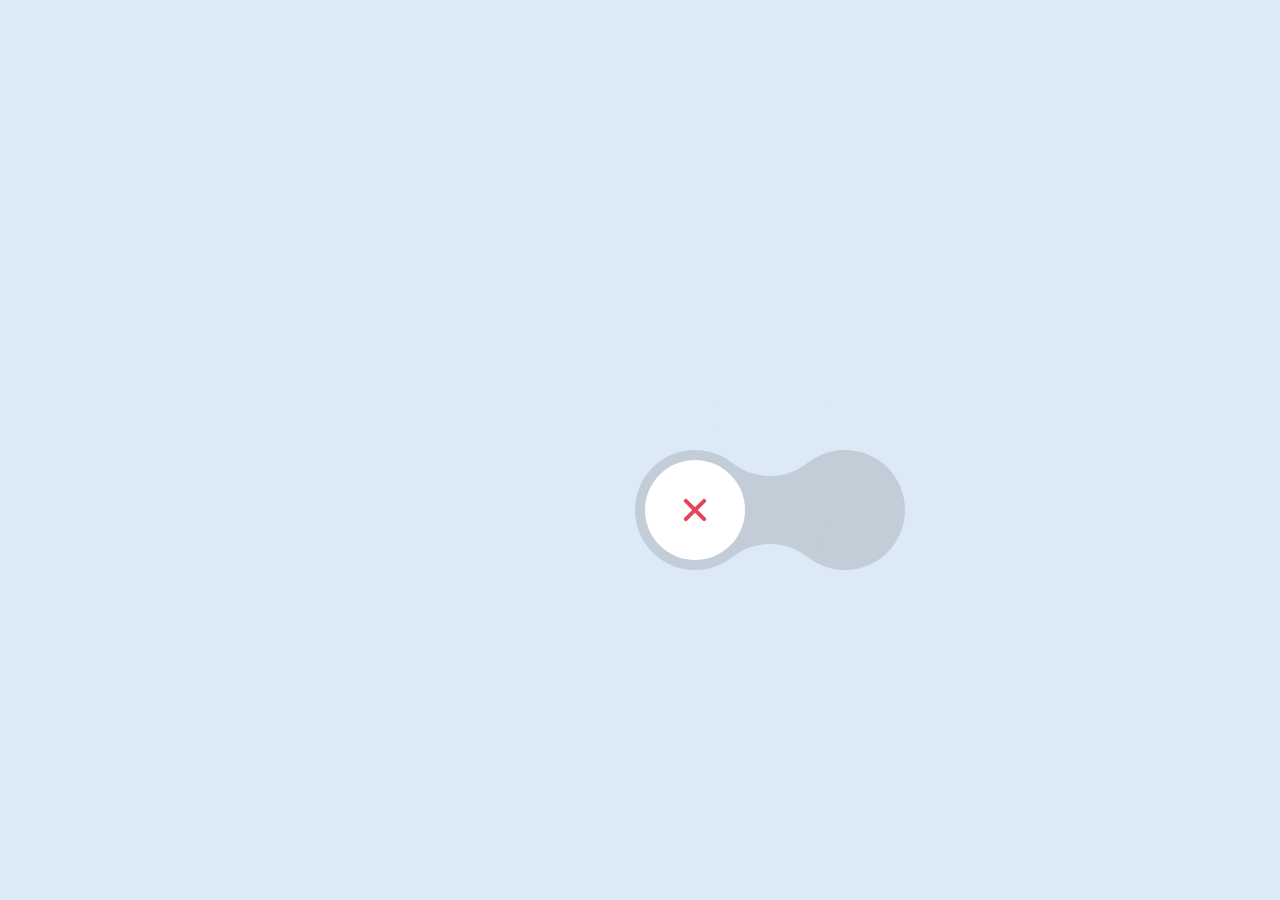
<file: css-gooey-buuble-toogle/index.html>
<!DOCTYPE html>
<html lang="es">
<head>
    <meta charset="UTF-8">
    <meta name="viewport" content="width=device-width, initial-scale=1.0">
    <title>Toggle Switch</title>
    <link rel="stylesheet" href="style.css">
</head>
<body>
    <form class="form">
        <input type="checkbox" id="bubble">
        <label for="bubble" class="bubble"></label>
    </form>
</body>
</html>
</file>
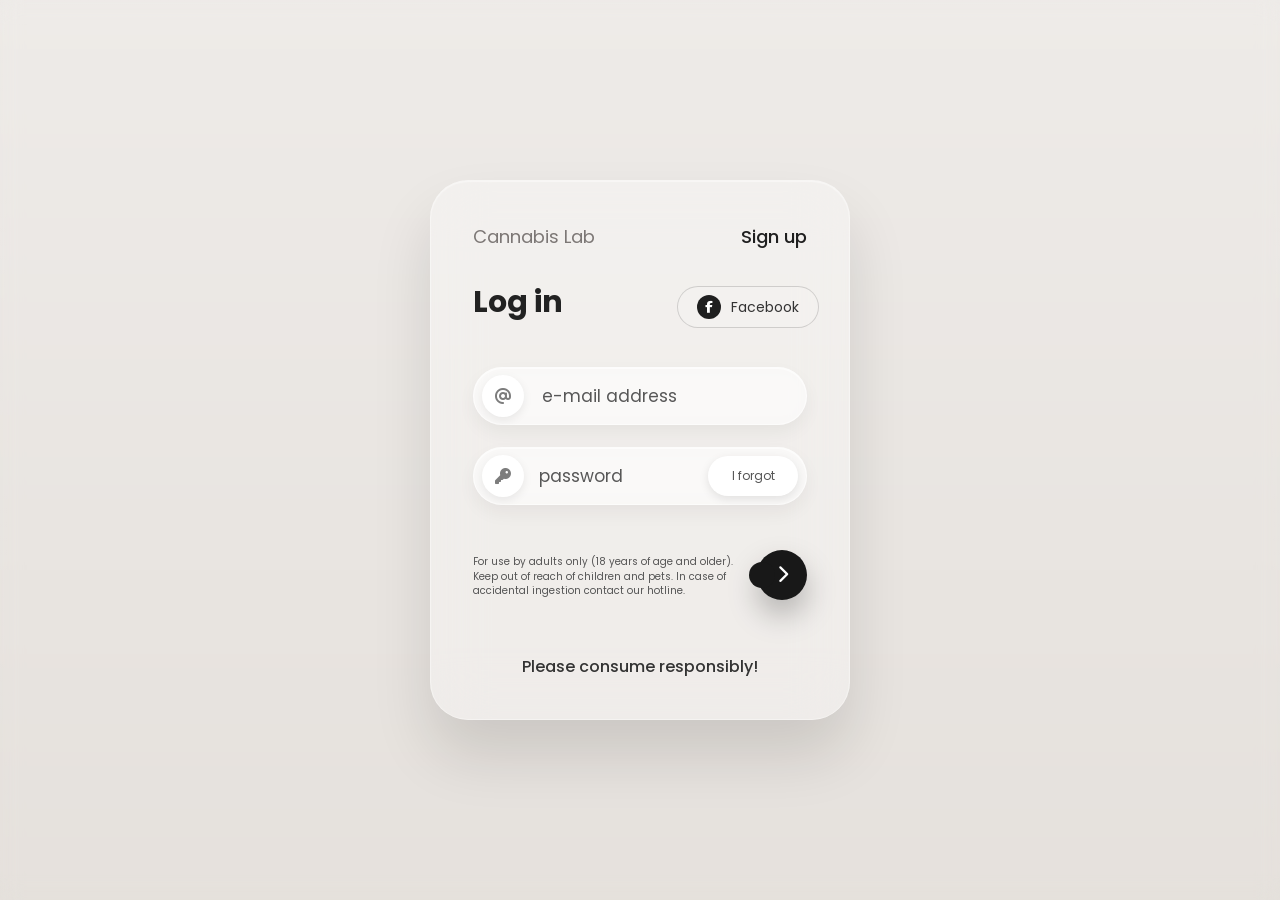
<file: loginglass/index.html>
<!DOCTYPE html>
<html lang="en">
<head>
    <meta charset="UTF-8">
    <meta name="viewport" content="width=device-width, initial-scale=1.0">
    <!-- Google Font -->
    <link rel="preconnect" href="https://fonts.googleapis.com">
    <link rel="preconnect" href="https://fonts.gstatic.com" crossorigin>
    <link href="https://fonts.googleapis.com/css2?family=Poppins:wght@300;400;500;600&display=swap" rel="stylesheet">

    <!-- Font Awesome -->
    <link rel="stylesheet" href="https://cdnjs.cloudflare.com/ajax/libs/font-awesome/6.6.0/css/all.min.css">

    <!-- Estilos -->
     <link rel="stylesheet" href="style.css">

    <title>Glassmorphic Login form</title>
</head>
<body>
    <div class="background">
        <div class="overlay"></div>
    </div>
    <div class="card">
        <div class="top-bar">
            <span class="brand">Cannabis Lab</span>
            <a href="·" class="signup">Sign up</a>
        </div>
        <h1>Log in</h1>
        <div class="social-btn">
            <i class="fa-brands fa-facebook-f"></i>
            <span>Facebook</span>            
        </div>
        <form action="">
            <div class="input-box">
                <div class="icon">
                    <i class="fa-solid fa-at"></i>
                </div>
                <input type="email" placeholder="e-mail address">
            </div>
            <div class="input-box password-box">
                <div class="icon">
                    <i class="fa-solid fa-key"></i>                    
                </div>
                <input type="password" placeholder="password">
                <button type="button" class="forgot-btn">I forgot</button>
            </div>
            <p class="warning">
                For use by adults only (18 years of age and older).
                Keep out of reach of children and pets.
                In case of accidental ingestion contact our hotline.
            </p>

            <button class="login-btn"><i class="fa-solid fa-chevron-right"></i></button>

            <p class="footer-text">
                Please consume responsibly!
            </p>
        </form>
    </div>
</body>
</html>
</file>
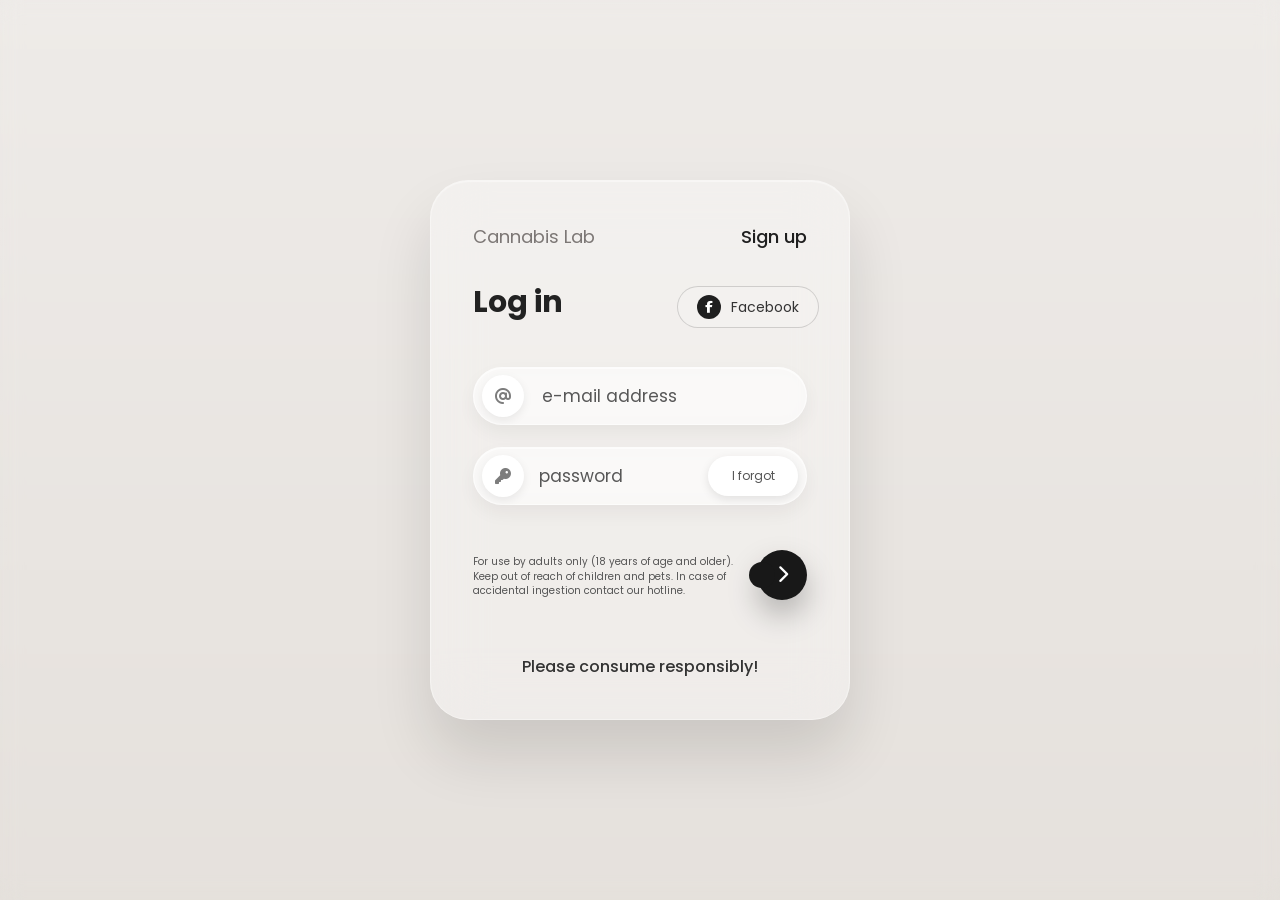
<file: loginglass/glass.html>
<!DOCTYPE html>
<html lang="en">
<head>
    <meta charset="UTF-8">
    <meta name="viewport" content="width=device-width, initial-scale=1.0">

    <!-- Google Font -->
    <link rel="preconnect" href="https://fonts.googleapis.com">
    <link rel="preconnect" href="https://fonts.gstatic.com" crossorigin>
    <link href="https://fonts.googleapis.com/css2?family=Poppins:wght@300;400;500;600&display=swap" rel="stylesheet">

    <!-- Font Awesome -->
    <link rel="stylesheet"
        href="https://cdnjs.cloudflare.com/ajax/libs/font-awesome/6.6.0/css/all.min.css">

    <link rel="stylesheet" href="styleglass.css">

    <title>Glassmorphic Login Form</title>
</head>
<body>

    <div class="background">
        <div class="overlay"></div>
    </div>

    <div class="card">

        <div class="top-bar">
            <span class="brand">Cannabis Lab</span>
            <a href="#" class="signup">Sign up</a>
        </div>

        <h1>Log in</h1>

        <div class="social-btn">
            <i class="fa-brands fa-facebook-f"></i>
            <span>Facebook</span>
        </div>

        <form>

            <div class="input-box">
                <div class="icon">
                    <i class="fa-solid fa-at"></i>
                </div>

                <input
                    type="email"
                    placeholder="e-mail address">
            </div>

            <div class="input-box password-box">

                <div class="icon">
                    <i class="fa-solid fa-key"></i>
                </div>

                <input
                    type="password"
                    placeholder="password">

                <button
                    type="button"
                    class="forgot-btn">
                    I forgot
                </button>

            </div>

            <p class="warning">
                For use by adults only (18 years of age and older).
                Keep out of reach of children and pets.
                In case of accidental ingestion contact our hotline.
            </p>

            <button class="login-btn">
                <i class="fa-solid fa-chevron-right"></i>
            </button>

            <p class="footer-text">
                Please consume responsibly!
            </p>

        </form>

    </div>

</body>
</html>
</file>
<file: css-gooey-buuble-toogle/style.css>
body {
    margin: 0;
    color: #151b25;
    background-color: #dceaf7;
    height: 100vh;
}

.form {
    position: absolute;
    top: 50%;
    left: 50%;
    height: 100px;
    width: 260px;
    padding: 10px 0;
    transform: translate(-50%, -50%, 0);
}

.form::before  {
    content: '';
    position: absolute;
    top: 0;
    left: -5px;
    height: 100%;
    width: 120px;
    background: #c3cdd8;
    border-radius: 50%;
    box-shadow: 75px 0 0 #c3cdd8, 150px 0 0 #c3cdd8;
}

.form::after{
    content: '';
    position: absolute;
    top: -94px;
    left: 70px;
    height: 100%;
    width: 120px;
    background: #dceaf7;
    border-radius: 50%;
    box-shadow: 0 188px 0 #dceaf7;
}

.form input {
    position: absolute;
    left: -999px;
}

.bubble {
    position: absolute;
    z-index: 2;
    top: 50%;
    left: 50%;
    height: 100px;
    width: 100px;
    background: #fff;
    transform: translate3d(-75%, -50%, 0);
    border-radius: 50% 50% 50% 50% / 50% 50% 50% 50%;
    margin-left: -50px;
    border-left: 0px solid #fff;
    border-right: 0px solid #fff;
    animation: toggle-reverse 2s 1;
}

#bubble:checked + .bubble {
    animation: toggle 2s 1;
    transform: translate(75%, -50%, 0);
    background: #fff;
}

.bubble::after{
    content: '';
    position: absolute;
    top: 50%;
    margin-top: -15px;
    margin-left: -2px;
    height: 30px;
    width: 4px;
    background: #e6435a;
    left: 50%;
    transform: rotate(45deg);
    border-radius: 2px;
    transition: 500ms ease all 1.25s;
  }
  .bubble::before{
    content: '';
    position: absolute;
    top: 50%;
    margin-top: -15px;
    margin-left: -2px;
    height: 30px;
    width: 4px;
    background: #e6435a;
    left: 50%;
    transform: rotate(-45deg);
    border-radius: 2px;
    transition: 500ms ease all 1.25s;
  }

  #bubble:checked + .bubble::after{
    content: '';
    position: absolute;
    top: 50%;
    margin-top: -15px;
    margin-left: 5px;
    height: 30px;
    width: 4px;
    background: #e6435a;
    left: 50%;
    transform: rotate(225deg);
    border-radius: 2px;
  }

  #bubble:checked + .bubble:before {
    content: "";
    position: absolute;
    top: 50%;
    margin-top: -7px;
    margin-left: -10px;
    height: 20px;
    width: 4px;
    background: #e6435a;
    left: 50%;
    transform: rotate(-215deg);
    border-radius: 2px;
  }

  @keyframes toggle{
    0%{
        border-right: 0px solid #fff;
        border-left: 0px solid #fff;
        background: #fff;
        transform: translate3d(-75%, -50% ,0);
        height: 100px;
        border-radius: 50% 50% 50% 50% / 50% 50% 50% 50%;
    }

    20%{
        border-right: 0px solid #fff;
        border-left: 0px solid #fff;
        transform: translate3d(-75%, -50% ,0);
        height: 100px;
        border-radius: 50% 50% 50% 50% / 50% 50% 50% 50%;
    }

    40%{
        border-left: 0px solid #fff;
        background: #fff;
        transform: translate3d(-75%, -50% ,0);
        height: 100px;
        border-radius: 35% 65% 65% 35% / 50% 50% 50% 50%;
    }

    50%{
        border-right: 25px solid #fff;
        border-left: 0px solid #fff;
        background: #fff;
        transform: translate3d(0%, -50% ,0);
        height: 90px;
        border-radius: 50% 50% 50% 50% / 50% 50% 50% 50%;
    }
    75%{
        border-left: 25px solid #fff;
        border-right: 0px solid #fff;
        background: #fff;
        height: 90px;
        border-radius: 65% 35% 35% 65% / 50% 50% 50% 50%;
    }

    100%{
        border-right: 0px solid #fff;
        border-left: 0px solid #fff;
        transform: translate3d(75%, -50% ,0);
        height: 100px;
        width: 100px;
        border-radius: 50% 50% 50% 50% / 50% 50% 50% 50%;
    }
  }
  
  @keyframes toggle-reverse{
    0%{
        border-right: 0px solid #fff;
        border-left: 0px solid #fff;
        background: #fff;
        transform: translate3d(75%, -50% ,0);
        height: 100px;
        border-radius: 50% 50% 50% 50% / 50% 50% 50% 50%;
    }

    20%{
        border-right: 0px solid #fff;
        border-left: 0px solid #fff;
        transform: translate3d(75%, -50% ,0);
        height: 100px;
        border-radius: 50% 50% 50% 50% / 50% 50% 50% 50%;
    }

    40%{
        border-right: 0px solid #fff;
        background: #fff;
        transform: translate3d(75%, -50% ,0);
        height: 90px;
        border-radius: 65% 35% 35% 65% / 50% 50% 50% 50%;
    }

    50%{
        border-left: 25px solid #fff;
        border-right: 0px solid #fff;
        background: #fff;
        transform: translate3d(0%, -50% ,0);
        height: 90px;
        border-radius: 50% 50% 50% 50% / 50% 50% 50% 50%;
    }
    75%{
        border-left: 25px solid #fff;
        border-right: 0px solid #fff;
        background: #fff;
        height: 90px;
        border-radius: 35% 65% 65% 35% / 50% 50% 50% 50%;
    }

    100%{
        border-right: 0px solid #fff;
        border-left: 0px solid #fff;
        transform: translate3d(-75%, -50% ,0);
        height: 100px;
        width: 100px;
        border-radius: 50% 50% 50% 50% / 50% 50% 50% 50%;
    }
  }
</file>
<file: loginglass/style.css>
/*=========================

=========================*/
/*=========================
Google Font
=========================*/
*{
    margin:0;
    padding: 0;
    box-sizing: border-box;
}

body{
    font-family: "Poppins", sans-serif;
    height: 100vh;
    overflow: hidden;
    display: flex;
    justify-content: center;
    align-items: center;
    background: #ddd7d1;
    position: relative;
}

/*=========================
Background
=========================*/
.background{
    position: fixed;
    inset: 0;
    background: linear-gradient(
        rgba(255,255,255,.5),
        rgba(255,255,255,.25)),
        url("https://images.unsplash.com/photo-1743657166982-9e3ff272122b?q=80&w=2128&auto=format&fit=crop&ixlib=rb-4.1.0&ixid=M3wxMjA3fDB8MHxwaG90by1wYWdlfHx8fGVufDB8fHx8fA%3D%3D")
        center/cover no-repeat;
    z-index: -2;
}

.overlay{
    position: absolute;
    inset: 0;
    backdrop-filter: blur(10px);
    --webkit-backdrop-filter:blur(10px)
}


/*=========================
Glass card
=========================*/
.card{
    position: relative;
    width: 420px;
    height: 540px;
    padding: 42px;
    border-radius: 38px;
    background: rgba(255,255,255,.34);
    backdrop-filter: blur(28px);
    --webkit-backdrop-filter:blur(28px);
    border: 1px solid rgba(255, 255, 255, .35);
    box-shadow: 
        0 35px 60px rgba(0, 0, 0, .12),
        inset 0 1px 1px rgba(255, 255, 255, .45);
    transition: 
        transform .45s ease,
        box-shadow .45s ease,
        background .45s ease,
        border-color .45s ease;
    cursor: pointer;
}

.card:hover{
    transform: translateY(-20px) scale(1.02);
    background: rgba(255, 255, 255, .40);
    border-color: rgba(255, 255, 255, .7);
    box-shadow: 
        0 45px 90px rgba(0, 0, 0, .18),
        0 0 40px rgba(255, 255, 255, .18),
        inset 0 1px 1px rgba(255, 255, 255, .8);        
}

/*=========================
Top bar
=========================*/
.top-bar{
    display: flex;
    justify-content: space-between;
    align-items: center;
    margin-bottom: 30px;
}

.brand{
    font-size: 18px;
    color: #7c7775;
    font-weight: 400;
}

.signup{
    text-decoration: none;
    color: #1f1f1f;
    font-size: 18px;
    font-weight: 500;
}

/*=========================
Heading
=========================*/
h1{
    font-size: 30px;
    color: #222;
    margin-bottom: 42px;
}

/*=========================
Facebook Button
=========================*/
.social-btn{
    position: absolute;
    top: 105px;
    right: 30px;
    width: 142px;
    height: 42px;
    border-radius: 25px;
    background: rgba(255, 255, 255, .10);
    border: 1px solid rgba(0, 0, 0, .15);
    display: flex;
    align-items: center;
    justify-content: center;
    gap: 10px;
    cursor: pointer;
    transition: .35s;
}

.social-btn:hover{
    transform: translateY(-3px);
}

.social-btn i{
    width: 24px;
    height: 24px;
    border-radius: 50%;
    background: #1f1f1f;
    color: #fff;
    display: flex;
    justify-content: center;
    align-items: center;
    font-size: 12px;
}

.social-btn span{
    font-size: 14px;
    color: #333;
}

/*=========================
Form
=========================*/
form{
    margin-top: 20px;
}

/*=========================
Input fields
=========================*/
.input-box{
    width: 100%;
    height: 58px;
    background: rgba(255, 255, 255, .45);
    border: 1px solid rgba(255, 255, 255, .55);
    border-radius: 35px;
    display: flex;
    align-items: center;
    padding: 0 8px;
    margin-bottom: 22px;
    backdrop-filter: blur(12px);
    --webkit-backdrop-filter:blur(12px);
    box-shadow: 
        inset 0 1px 0 rgba(255, 255, 255, .6), 
        0 8px 18px rgba(0, 0, 0, .05);    
    transition: 
        border-color .35s ease,
        box-shadow .35s ease,
        background .35s ease,
        transform .35s ease;
}

.icon {
    width: 42px;
    height: 42px;
    background: #ffffff;
    border-radius: 50%;
    display: flex;
    justify-content: center;
    align-items: center ;
    color: #7d7d7d;
    font-size: 16px;
    flex-shrink: 0;
    box-shadow: 0 3px 10px rgba(0, 0, 0, .08);
}

.input-box input{
    flex: 1;
    height: 100%;
    border: none;
    outline: none;
    background: transparent;
    padding: 18px;
    font-size: 17px;
    color: #222;
    font-family: "Poppins", sans-serif;
}

.input-box input::placeholder{
    color: #575757;
}

.password-box{
    position: relative;
    display: flex;
    align-items: center;    
}

.password-box input{
    flex: 1;
    min-width: 0;
    padding: 0 15px;
}


/*=========================
Forgot Button
=========================*/
.forgot-btn{
    border: none;
    outline: none;
    background: #fff;
    color: #555;
    width: 90px;
    height: 40px;
    display: flex;
    align-items: center;
    justify-content: center;
    flex-shrink: 0;
    border-radius: 24px;
    cursor: pointer;
    font-size: 12px;
    font-family: "Poppins", sans-serif;
    transition: 
        transform .3s ease,
        background-color .3s ease,
        color .3s ease,
        box-shadow .3s ease;
    box-shadow: 0 3px 10px rgba(0, 0, 0, .1);
}

.forgot-btn:hover{
    transform: scale(1.02);
    background: #181818;
    color: #fff;
    box-shadow: 0 8px 20px rgba(0, 0, 0, .18);
}


/*=========================
Disclaimer
=========================*/
.warning{
    width: 80%;
    font-size: 10px;
    color: #555;
    line-height: 1.45;
    margin-top: 50px;
}

/*=========================
Arrow button
=========================*/
.login-btn{
    position: absolute;
    right: 42px;
    bottom: 119px;
    width: 50px;
    height: 50px;
    border: none;
    cursor: pointer;
    border-radius: 50%;
    background: #181818;
    color: #fff;
    font-size: 18px;
    display: flex;
    justify-content: center;
    align-items: center;
    transition: .35s;
    box-shadow: 0 15px 30px rgba(0, 0, 0, .25);
}

.login-btn::before{
    content: "";
    position: absolute;
    width: 26px;
    height: 26px;
    left: -8px;
    border-radius: 30px;
    background: #181818;
}

.login-btn:hover{
    transform: scale(1.08);
}

/*=========================
Footer
=========================*/
.footer-text{
    text-align: center;
    margin-top: 55px;
    font-size: 16px;
    color: #333;    
    font-weight: 500;
}

/*=========================
Focues
=========================*/
.input-box:focus-within{
    border-color: rgba(255, 255, 255, .5);
    background: rgba(255, 255, 255, .65);
    box-shadow: 
        0 10px 30px rgba(0, 0, 0, .18),
        0 0 0 3px rgba(24, 24, 24, .15),
        inset 0 1px 0 rgba(255, 255, 255, .9);
}

/*=========================
Responsive
=========================*/
@media(max-width:500px){
    .card{
        width: 94%;
        height: auto;
        padding: 30px;
    }

    .social-btn{
        position: static;
        margin-bottom: 28px;
        margin-left: auto;
    }

    h1{
        font-size: 42px;
        margin-top: 25px;
    }

    .login-btn{
        position: relative;
        right: auto;
        bottom: auto;
        margin: 35px 0 0 auto;
    }

    .footer-text{
        margin-top: 35px;
    }

    .warning{
        width: 100%;
    }
}

/*=========================
Facebook Button
=========================*/
/*=========================
Facebook Button
=========================*/
/*=========================
Facebook Button
=========================*/
</file>
<file: loginglass/styleglass.css>
/*==========================
Google Font
==========================*/
*{
    margin:0;
    padding:0;
    box-sizing:border-box;
}

body{
    font-family:"Poppins",sans-serif;
    height:100vh;
    overflow:hidden;
    display:flex;
    justify-content:center;
    align-items:center;
    background:#ddd7d1;
    position:relative;
}

/*==========================
Background
==========================*/

.background{
    position:fixed;
    inset:0;
    background:
        linear-gradient(rgba(255,255,255,.5),
        rgba(255,255,255,.25)),
        url("https://images.unsplash.com/photo-1743657166982-9e3ff272122b?q=80&w=2128&auto=format&fit=crop&ixlib=rb-4.1.0&ixid=M3wxMjA3fDB8MHxwaG90by1wYWdlfHx8fGVufDB8fHx8fA%3D%3D")
        center/cover no-repeat;
    z-index:-2;
}

.overlay{
    position:absolute;
    inset:0;
    backdrop-filter:blur(10px);
    -webkit-backdrop-filter:blur(10px);
}

/*==========================
Glass Card
==========================*/

.card{

    position:relative;

    width:420px;
    height:540px;

    padding:42px;

    border-radius:38px;

    background:rgba(255,255,255,.34);

    backdrop-filter:blur(28px);
    -webkit-backdrop-filter:blur(28px);

    border:1px solid rgba(255,255,255,.35);

    box-shadow:
        0 35px 60px rgba(0,0,0,.12),
        inset 0 1px 1px rgba(255,255,255,.45);

    transition:
        transform .45s ease,
        box-shadow .45s ease,
        background .45s ease,
        border-color .45s ease;
    
    cursor: pointer;
}

.card:hover{
    transform:translateY(-10px) scale(1.02);

    background:rgba(255,255,255,.40);

    border-color:rgba(255,255,255,.7);

    box-shadow:
        0 45px 90px rgba(0,0,0,.18),
        0 0 40px rgba(255,255,255,.18),
        inset 0 1px 1px rgba(255,255,255,.8);
}

/*==========================
Top Bar
==========================*/

.top-bar{

    display:flex;
    justify-content:space-between;
    align-items:center;

    margin-bottom:30px;

}

.brand{

    font-size:18px;
    color:#7c7775;
    font-weight:400;

}

.signup{

    text-decoration:none;

    color:#1f1f1f;

    font-size:18px;
    font-weight:500;

}

/*==========================
Heading
==========================*/

h1{

    font-size:30px;


    color:#222;

    margin-bottom:42px;

}

/*==========================
Facebook Button
==========================*/

.social-btn{

    position:absolute;

    top:105px;
    right:30px;

    width:142px;
    height:42px;

    border-radius:25px;

    background:rgba(255,255,255,.10);

    border:1px solid rgba(0,0,0,.15);

    display:flex;

    align-items:center;
    justify-content:center;

    gap:10px;

    cursor:pointer;

    transition:.35s;

}

.social-btn:hover{

    transform:translateY(-3px);

}

.social-btn i{

    width:24px;
    height:24px;

    border-radius:50%;

    background:#1f1f1f;

    color:#fff;

    display:flex;
    justify-content:center;
    align-items:center;

    font-size:12px;

}

.social-btn span{

    font-size:14px;

    color:#333;

}

/*==========================
Form
==========================*/

form{

    margin-top:20px;

}
/*==========================
Input Fields
==========================*/

.input-box{
    width:100%;
    height:58px;

    background:rgba(255,255,255,.45);

    border:1px solid rgba(255,255,255,.55);

    border-radius:35px;

    display:flex;
    align-items:center;

    padding:0 8px;

    margin-bottom:22px;

    backdrop-filter:blur(12px);
    -webkit-backdrop-filter:blur(12px);

    box-shadow:
        inset 0 1px 0 rgba(255,255,255,.6),
        0 8px 18px rgba(0,0,0,.05);
    
    
    transition: border-color .35s ease,
                box-shadow .35s ease,
                background .35s ease,
                transform .35s ease;
        
}

.icon{
    width:42px;
    height:42px;

    background:#ffffff;

    border-radius:50%;

    display:flex;
    justify-content:center;
    align-items:center;

    color:#7d7d7d;
    font-size:16px;

    flex-shrink:0;

    box-shadow:
        0 3px 10px rgba(0,0,0,.08);
}

.input-box input{
    flex:1;

    height:100%;

    border:none;
    outline:none;

    background:transparent;

    padding:0 18px;

    font-size:17px;

    color:#222;

    font-family:"Poppins",sans-serif;
}

.input-box input::placeholder{
    color:#575757;
}

.password-box{
    position:relative;
    display:flex;
    align-items:center;


}
.password-box input{
    flex:1;
    min-width:0;
    padding:0 15px;
}

/*==========================
Forgot Button
==========================*/

.forgot-btn{

    border:none;
    outline:none;

    background:#fff;

    color:#555;

    width:90px;
    height:40px;
    
    display:flex;
    align-items:center;
    justify-content:center;

    flex-shrink:0;

    border-radius:24px;

    cursor:pointer;

    font-size:12px;

    font-family:"Poppins",sans-serif;

    transition: transform .3s ease,
                background-color .3s ease,
                color .3s ease,
                box-shadow .3s ease;

    box-shadow:
    0 3px 10px rgba(0,0,0,.1);

}

.forgot-btn:hover{
    transform:scale(1.02);
    background:#181818;
    color:#fff;
    box-shadow:0 8px 20px rgba(0,0,0,.18);
}

/*==========================
Disclaimer
==========================*/

.warning{

    width:80%;

    font-size:10px;

    color:#555;

    line-height:1.45;

    margin-top:50px;

}

/*==========================
Arrow Button
==========================*/

.login-btn{

    position:absolute;

    right:42px;
    bottom:119px;

    width:50px;
    height:50px;

    border:none;

    cursor:pointer;

    border-radius:50%;

    background:#181818;

    color:#fff;

    font-size:18px;

    display:flex;
    justify-content:center;
    align-items:center;


    transition:.35s;

    box-shadow:
        0 15px 30px rgba(0,0,0,.25);

}

.login-btn::before{

    content:"";

    position:absolute;

    width:26px;
    height:26px;

    left:-8px;

    border-radius:30px;

    background:#181818;

}

.login-btn:hover{

    transform:scale(1.08);

}

/*==========================
Footer
==========================*/

.footer-text{

    text-align:center;

    margin-top:55px;

    font-size:16px;

    color:#333;

    font-weight:500;

}

/*==========================
Focus
==========================*/
.input-box:focus-within{
    border-color: rgba(255,255,255,.5);

    background: rgba(255,255,255,.65);

    box-shadow:
        0 10px 30px rgba(0,0,0,.18),
        0 0 0 3px rgba(24,24,24,.15),
        inset 0 1px 0 rgba(255,255,255,.9);
}

/*==========================
Responsive
==========================*/

@media(max-width:500px){

.card{

    width:94%;
    height:auto;

    padding:30px;

}

.social-btn{

    position:static;

    margin-bottom:28px;

    margin-left:auto;

}

h1{

    font-size:42px;

    margin-bottom:25px;

}

.login-btn{

    position:relative;

    right:auto;
    bottom:auto;

    margin:35px 0 0 auto;

}

.footer-text{

    margin-top:35px;

}

.warning{

    width:100%;

}

}
</file>
